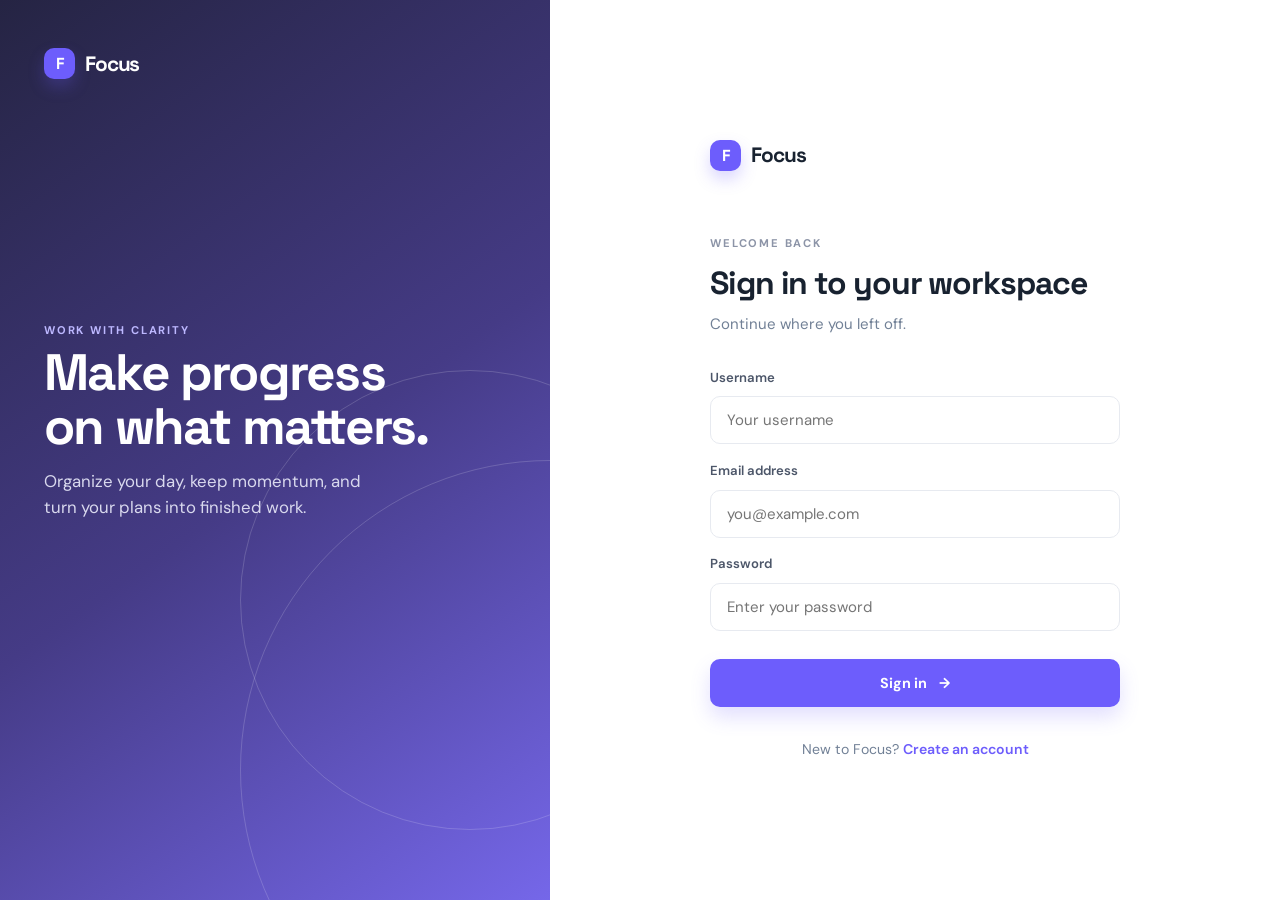
<file: static/index.html>
<!DOCTYPE html>
<html lang="en">
<head>
    <meta charset="UTF-8">
    <meta name="viewport" content="width=device-width, initial-scale=1.0">
    <title>Sign in · Focus</title>
    <link rel="stylesheet" href="/static/style.css">
</head>
<body class="auth-page">
    <main class="auth-layout">
        <section class="auth-visual">
            <div class="brand brand-light"><span class="brand-mark">F</span> Focus</div>
            <div class="visual-copy"><p class="eyebrow">WORK WITH CLARITY</p><h1>Make progress on what matters.</h1><p>Organize your day, keep momentum, and turn your plans into finished work.</p></div>
            <div class="visual-orbit orbit-one"></div><div class="visual-orbit orbit-two"></div>
        </section>
        <section class="auth-panel"><div class="auth-card">
            <div class="brand brand-dark"><span class="brand-mark">F</span> Focus</div>
            <p class="eyebrow">WELCOME BACK</p><h2>Sign in to your workspace</h2><p class="muted">Continue where you left off.</p>
            <form action="/login" method="post" class="stack-form">
                <label for="username">Username</label><input type="text" id="username" name="username" placeholder="Your username" required>
                <label for="email">Email address</label><input type="email" id="email" name="email" placeholder="you@example.com" required>
                <label for="password">Password</label><input type="password" id="password" name="password" placeholder="Enter your password" required>
                <button class="button button-primary" type="submit">Sign in <span>→</span></button>
            </form>
            <p class="auth-footer">New to Focus? <a href="/register">Create an account</a></p>
        </div></section>
    </main>
</body>
</html>
</file>
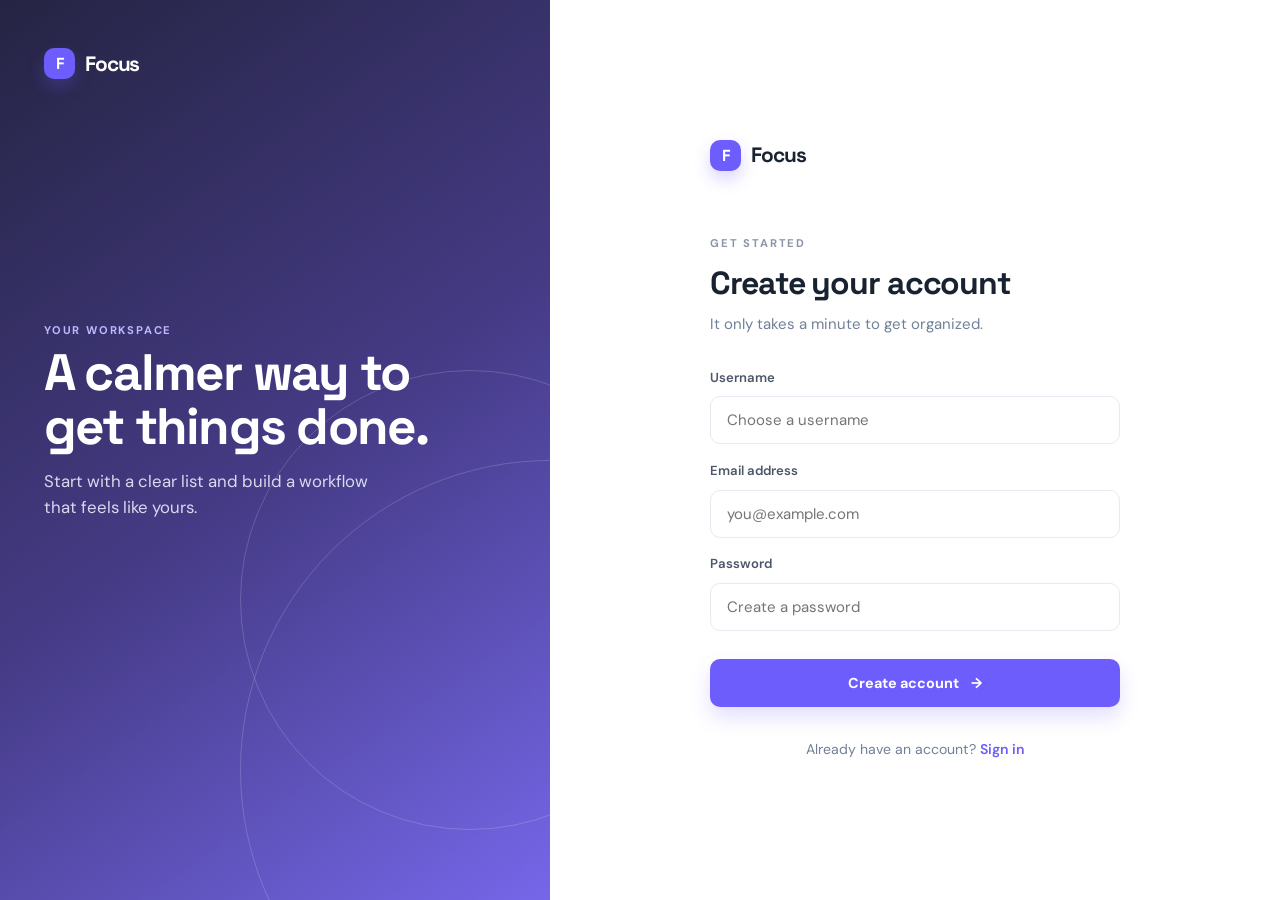
<file: static/register.html>
<!DOCTYPE html>
<html lang="en">
<head>
    <meta charset="UTF-8">
    <meta name="viewport" content="width=device-width, initial-scale=1.0">
    <title>Create account · Focus</title>
    <link rel="stylesheet" href="/static/style.css">
</head>
<body class="auth-page">
    <main class="auth-layout">
        <section class="auth-visual">
            <div class="brand brand-light"><span class="brand-mark">F</span> Focus</div>
            <div class="visual-copy"><p class="eyebrow">YOUR WORKSPACE</p><h1>A calmer way to get things done.</h1><p>Start with a clear list and build a workflow that feels like yours.</p></div>
            <div class="visual-orbit orbit-one"></div><div class="visual-orbit orbit-two"></div>
        </section>
        <section class="auth-panel"><div class="auth-card">
            <div class="brand brand-dark"><span class="brand-mark">F</span> Focus</div>
            <p class="eyebrow">GET STARTED</p><h2>Create your account</h2><p class="muted">It only takes a minute to get organized.</p>
            <form action="/register" method="post" class="stack-form">
                <label for="username">Username</label><input type="text" id="username" name="username" placeholder="Choose a username" required>
                <label for="email">Email address</label><input type="email" id="email" name="email" placeholder="you@example.com" required>
                <label for="password">Password</label><input type="password" id="password" name="password" placeholder="Create a password" required>
                <button class="button button-primary" type="submit">Create account <span>→</span></button>
            </form>
            <p class="auth-footer">Already have an account? <a href="/login">Sign in</a></p>
        </div></section>
    </main>
</body>
</html>
</file>
<file: static/style.css>
@import url('https://fonts.googleapis.com/css2?family=DM+Sans:wght@400;500;600;700&family=Space+Grotesk:wght@500;600;700&display=swap');

:root { --ink: #182230; --muted: #718096; --line: #e7eaf0; --paper: #fff; --canvas: #f6f7fb; --primary: #6d5dfc; --primary-dark: #5648e8; --green: #1aa87a; --orange: #f29a4a; --shadow: 0 18px 50px rgba(36, 42, 70, .09); }
* { box-sizing: border-box; }
body { margin: 0; color: var(--ink); background: var(--canvas); font: 15px/1.5 'DM Sans', sans-serif; }
h1, h2, h3, p { margin: 0; } h1, h2, h3 { font-family: 'Space Grotesk', sans-serif; letter-spacing: -.035em; }
h1 { font-size: clamp(2rem, 4vw, 2.8rem); } h2 { font-size: 1.35rem; } h3 { font-size: 1rem; }
a { color: var(--primary); text-decoration: none; font-weight: 600; } a:hover { color: var(--primary-dark); }
.muted { color: var(--muted); } .eyebrow { color: #8c94a7; font-size: .7rem; font-weight: 700; letter-spacing: .16em; margin-bottom: .45rem; }
.brand { display: flex; align-items: center; gap: .6rem; font: 700 1.3rem 'Space Grotesk', sans-serif; letter-spacing: -.05em; }
.brand-dark { color: var(--ink); } .brand-light { color: white; }
.brand-mark { display: grid; place-items: center; width: 31px; height: 31px; border-radius: 10px; color: white; background: var(--primary); font-size: 1rem; box-shadow: 0 8px 16px rgba(109, 93, 252, .25); }
.auth-page { min-height: 100vh; background: white; } .auth-layout { display: grid; min-height: 100vh; grid-template-columns: 43% 57%; }
.auth-visual { position: relative; overflow: hidden; padding: 3rem 8%; color: white; background: linear-gradient(145deg, #252443 0%, #453b86 52%, #7567e9 100%); }
.visual-copy { position: relative; z-index: 1; max-width: 400px; margin-top: 27vh; } .visual-copy h1 { margin-bottom: 1rem; font-size: clamp(2.3rem, 4vw, 4.2rem); line-height: 1.05; } .visual-copy p:last-child { max-width: 340px; color: #d9d9ee; font-size: 1.05rem; }
.auth-visual .eyebrow { color: #bdb8ff; } .visual-orbit { position: absolute; border: 1px solid rgba(255,255,255,.17); border-radius: 50%; } .orbit-one { width: 620px; height: 620px; right: -310px; bottom: -180px; } .orbit-two { width: 460px; height: 460px; right: -150px; bottom: 70px; }
.auth-panel { display: grid; place-items: center; padding: 2rem; } .auth-card { width: min(100%, 410px); } .auth-card .brand { margin-bottom: 4rem; } .auth-card h2 { font-size: 2rem; margin-bottom: .4rem; } .auth-card > .muted { margin-bottom: 2rem; }
.stack-form { display: flex; flex-direction: column; gap: .55rem; } label { color: #4c5669; font-size: .82rem; font-weight: 600; } input, textarea { width: 100%; border: 1px solid var(--line); border-radius: 10px; outline: none; color: var(--ink); background: white; font: inherit; transition: .2s; } input { height: 48px; padding: 0 1rem; } textarea { min-height: 78px; padding: .8rem 1rem; resize: vertical; } input:focus, textarea:focus { border-color: var(--primary); box-shadow: 0 0 0 4px rgba(109,93,252,.1); } .stack-form input { margin-bottom: .5rem; }
.button { display: inline-flex; align-items: center; justify-content: center; gap: .75rem; min-height: 48px; padding: 0 1.25rem; border: 0; border-radius: 10px; cursor: pointer; font: 700 .9rem 'DM Sans', sans-serif; transition: .2s; } .button-primary { color: white; background: var(--primary); box-shadow: 0 10px 20px rgba(109,93,252,.2); } .button-primary:hover { background: var(--primary-dark); transform: translateY(-1px); } .stack-form .button { margin-top: .7rem; }
.auth-footer { margin-top: 2rem; color: var(--muted); font-size: .88rem; text-align: center; }
.app-page { min-height: 100vh; } .app-shell { display: flex; min-height: 100vh; } .sidebar { display: flex; flex-direction: column; width: 250px; padding: 2rem 1.35rem 1.5rem; border-right: 1px solid var(--line); background: white; } .sidebar-nav { display: grid; gap: .35rem; margin-top: 4rem; } .nav-item { display: flex; align-items: center; gap: .8rem; padding: .8rem .9rem; border-radius: 10px; color: var(--muted); font-weight: 600; } .nav-item span { width: 20px; color: #9ba4b6; font-size: 1.15rem; text-align: center; } .nav-item.active, .nav-item:hover { color: var(--primary); background: #f0efff; } .nav-item.active span { color: var(--primary); } .sidebar-bottom { margin-top: auto; } .tip-card { display: grid; gap: .25rem; padding: 1rem; border: 1px solid #eceaff; border-radius: 14px; color: var(--muted); background: #faf9ff; font-size: .75rem; } .tip-card strong { color: var(--ink); font-size: .82rem; } .tip-icon { color: var(--primary); font-size: 1.3rem; } .sign-out { display: flex; justify-content: space-between; margin-top: 1.3rem; padding: .7rem .9rem; color: var(--muted); font-size: .82rem; } .sign-out:hover { color: #dc6262; }
.content-area { width: min(100%, 1180px); padding: 3rem clamp(1.5rem, 5vw, 5rem); } .topbar { display: flex; align-items: center; justify-content: space-between; margin-bottom: 2.2rem; } .avatar { display: grid; place-items: center; width: 42px; height: 42px; border: 3px solid white; border-radius: 50%; color: white; background: linear-gradient(135deg, var(--primary), #9a8dff); font-weight: 700; box-shadow: 0 4px 12px rgba(109,93,252,.25); }
.stats-grid { display: grid; grid-template-columns: repeat(3, 1fr); gap: 1rem; margin-bottom: 1.5rem; } .stat-card { display: flex; align-items: center; gap: 1rem; padding: 1.1rem 1.25rem; border: 1px solid var(--line); border-radius: 14px; background: white; } .stat-card strong, .stat-card span { display: block; } .stat-card strong { font: 700 1.55rem 'Space Grotesk', sans-serif; } .stat-card div span { color: var(--muted); font-size: .78rem; } .stat-icon { display: grid; place-items: center; width: 39px; height: 39px; border-radius: 11px; font-size: 1.2rem; } .purple { color: var(--primary); background: #efedff; } .green { color: var(--green); background: #e9f8f2; } .orange { color: var(--orange); background: #fff2e6; }
.new-task-card { padding: 1.5rem; border-radius: 16px; color: white; background: linear-gradient(110deg, #373264, #5a4db7); box-shadow: var(--shadow); } .new-task-card .eyebrow { color: #bcb7ee; } .section-heading { display: flex; align-items: flex-start; justify-content: space-between; margin-bottom: 1.15rem; } .section-heading h2 { font-size: 1.3rem; } .sparkle { color: #c8c2ff; font-size: 1.5rem; } .create-form { display: grid; grid-template-columns: 1fr 1.35fr auto; gap: .7rem; } .create-form input { border: 0; background: rgba(255,255,255,.13); color: white; } .create-form input::placeholder { color: #cbc9eb; } .create-form .button { background: white; color: #5144c6; box-shadow: none; }
.list-heading { display: flex; align-items: end; justify-content: space-between; margin: 2rem 0 1rem; } .list-heading h2 { margin-bottom: .25rem; } .status-message { font-size: .82rem; font-weight: 600; } .status-message.success { color: var(--green); } .status-message.error { color: #d65d65; }
.task-list { display: grid; gap: .7rem; } .task-card { display: flex; align-items: flex-start; gap: .8rem; padding: 1rem 1.1rem; border: 1px solid var(--line); border-radius: 13px; background: white; transition: .2s; } .task-card:hover { border-color: #d8d3ff; box-shadow: 0 8px 25px rgba(36,42,70,.05); } .task-card.is-complete { background: #fbfdfc; } .update-task-form { display: flex; flex: 1; align-items: flex-start; gap: .8rem; } .task-fields { display: grid; flex: 1; gap: .35rem; } .task-fields input, .task-fields textarea { padding: 0; border: 0; border-radius: 0; background: transparent; box-shadow: none; } .task-fields input { height: 28px; font-weight: 700; } .task-fields textarea { min-height: 25px; resize: none; color: var(--muted); font-size: .86rem; } .is-complete .task-title { color: #99a2b2; text-decoration: line-through; } .check-wrap { position: relative; display: block; width: 22px; height: 22px; margin-top: .2rem; cursor: pointer; } .check-wrap input { position: absolute; width: 1px; height: 1px; opacity: 0; } .checkmark { display: block; width: 22px; height: 22px; border: 2px solid #d4d9e3; border-radius: 7px; } .check-wrap input:checked + .checkmark { border-color: var(--green); background: var(--green); } .check-wrap input:checked + .checkmark::after { display: block; width: 5px; height: 10px; margin: 2px 0 0 6px; border: solid white; border-width: 0 2px 2px 0; transform: rotate(45deg); content: ""; } .icon-button, .delete-task-button { border: 0; cursor: pointer; background: transparent; font-weight: 700; } .icon-button { color: var(--green); font-size: 1.1rem; } .delete-task-button { color: #b0b7c4; font-size: 1.35rem; } .delete-task-button:hover { color: #db626b; } .empty-state { padding: 3rem 1rem; border: 1px dashed #d8dce6; border-radius: 15px; color: var(--muted); text-align: center; } .empty-icon { display: grid; place-items: center; width: 45px; height: 45px; margin: 0 auto 1rem; border-radius: 50%; color: var(--green); background: #e9f8f2; font-size: 1.3rem; } .empty-state h3 { color: var(--ink); margin-bottom: .3rem; }
@media (max-width: 800px) { .auth-layout { grid-template-columns: 1fr; } .auth-visual { display: none; } .auth-panel { min-height: 100vh; } .sidebar { width: 76px; padding: 1.5rem .75rem; } .sidebar .brand { justify-content: center; font-size: 0; } .sidebar-nav { margin-top: 3rem; } .nav-item { justify-content: center; padding: .8rem; font-size: 0; } .nav-item span { font-size: 1.15rem; } .tip-card { display: none; } .sign-out { justify-content: center; font-size: 0; } .sign-out span { font-size: 1rem; } .content-area { padding: 2rem 1rem; } .stats-grid { gap: .5rem; } .stat-card { gap: .5rem; padding: .8rem; } .stat-icon { width: 31px; height: 31px; font-size: 1rem; } .stat-card strong { font-size: 1.25rem; } .create-form { grid-template-columns: 1fr; } }
@media (max-width: 460px) { .stats-grid { grid-template-columns: 1fr; } .stat-card { display: flex; } .list-heading { align-items: flex-start; gap: .5rem; flex-direction: column; } }
</file>
